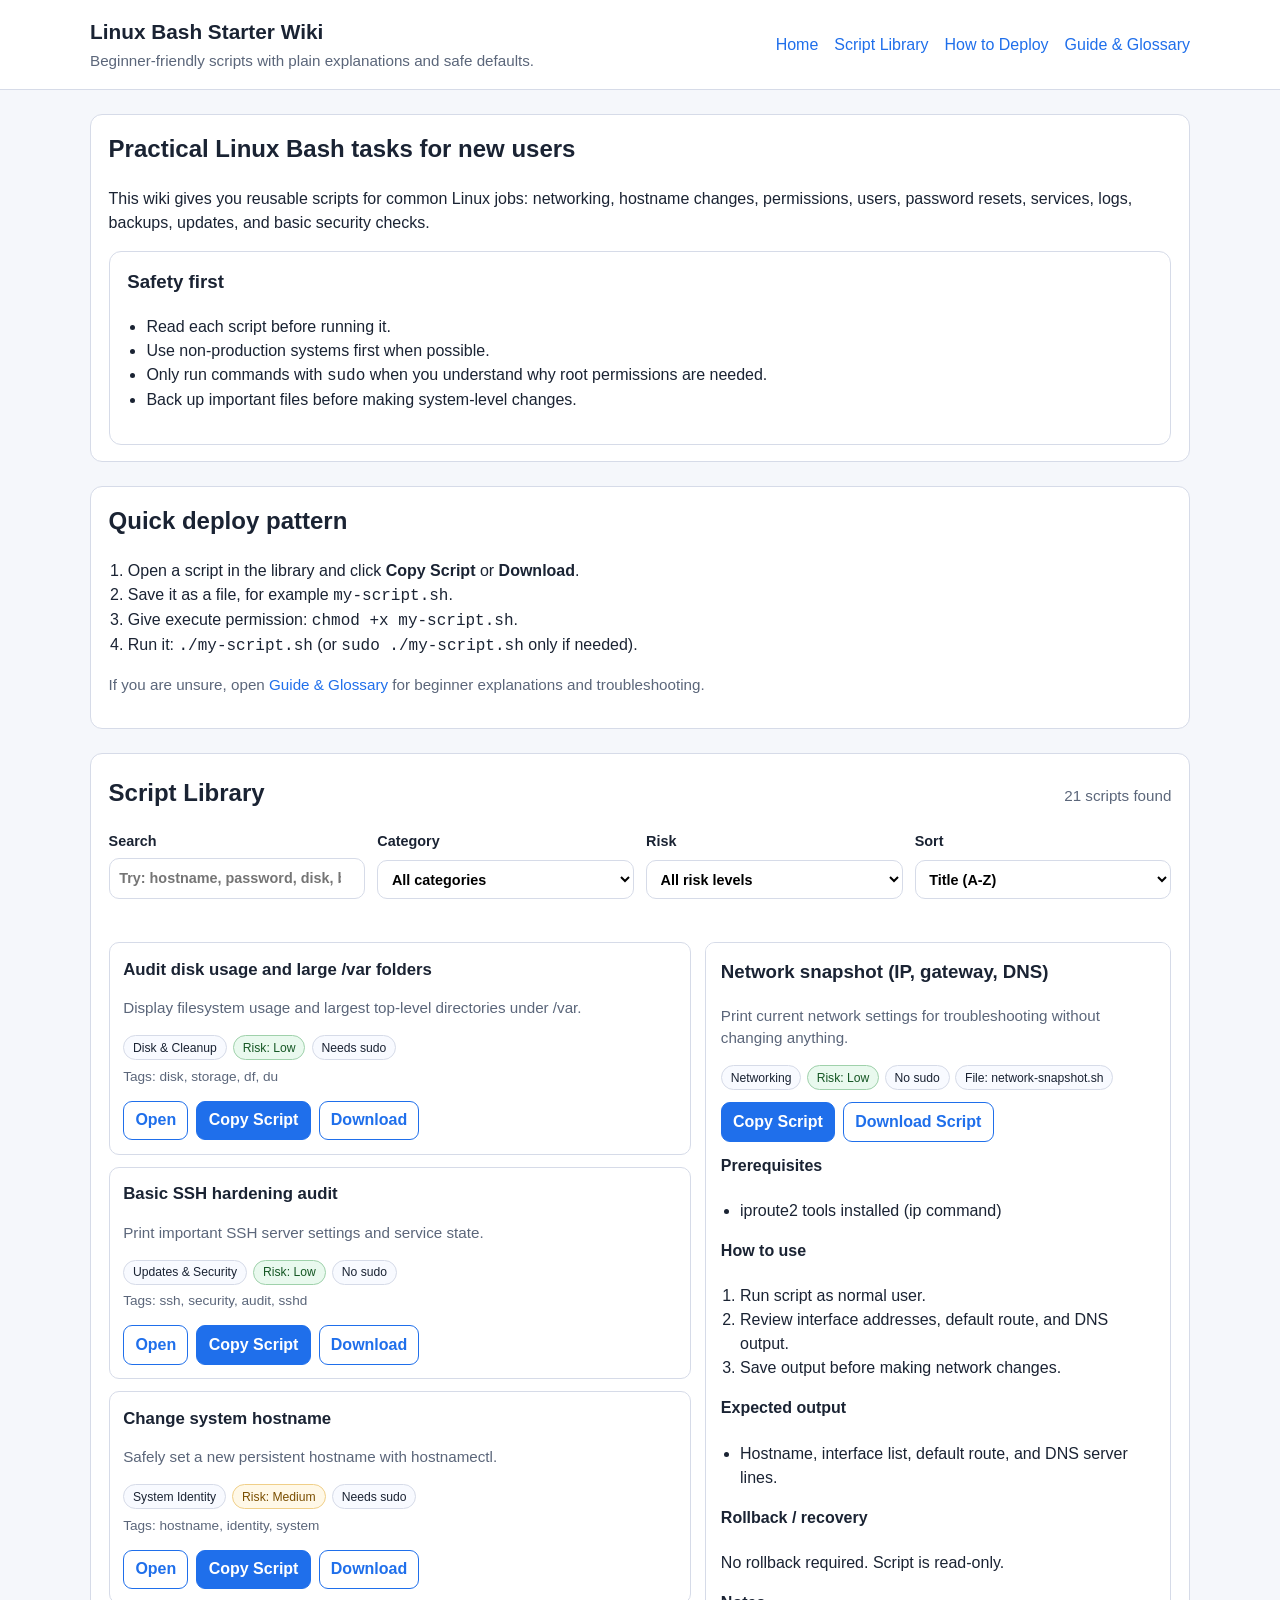
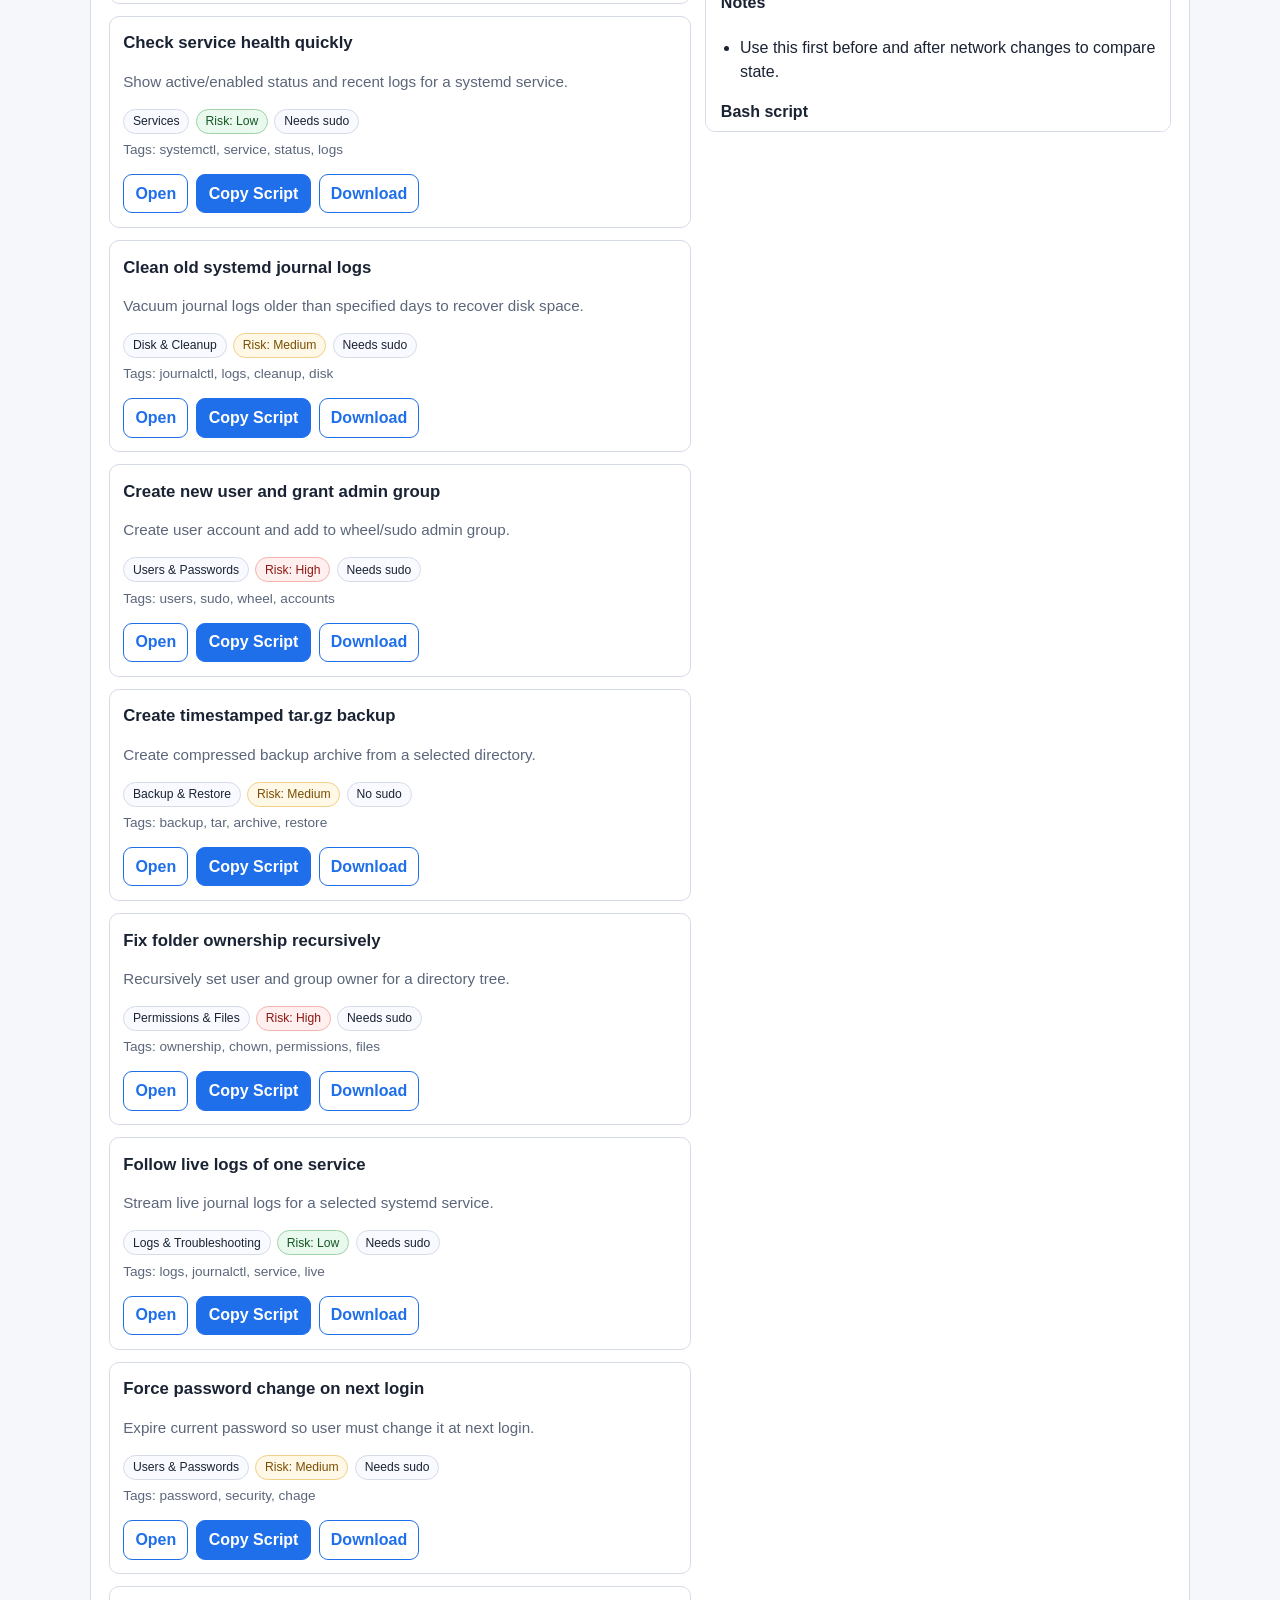
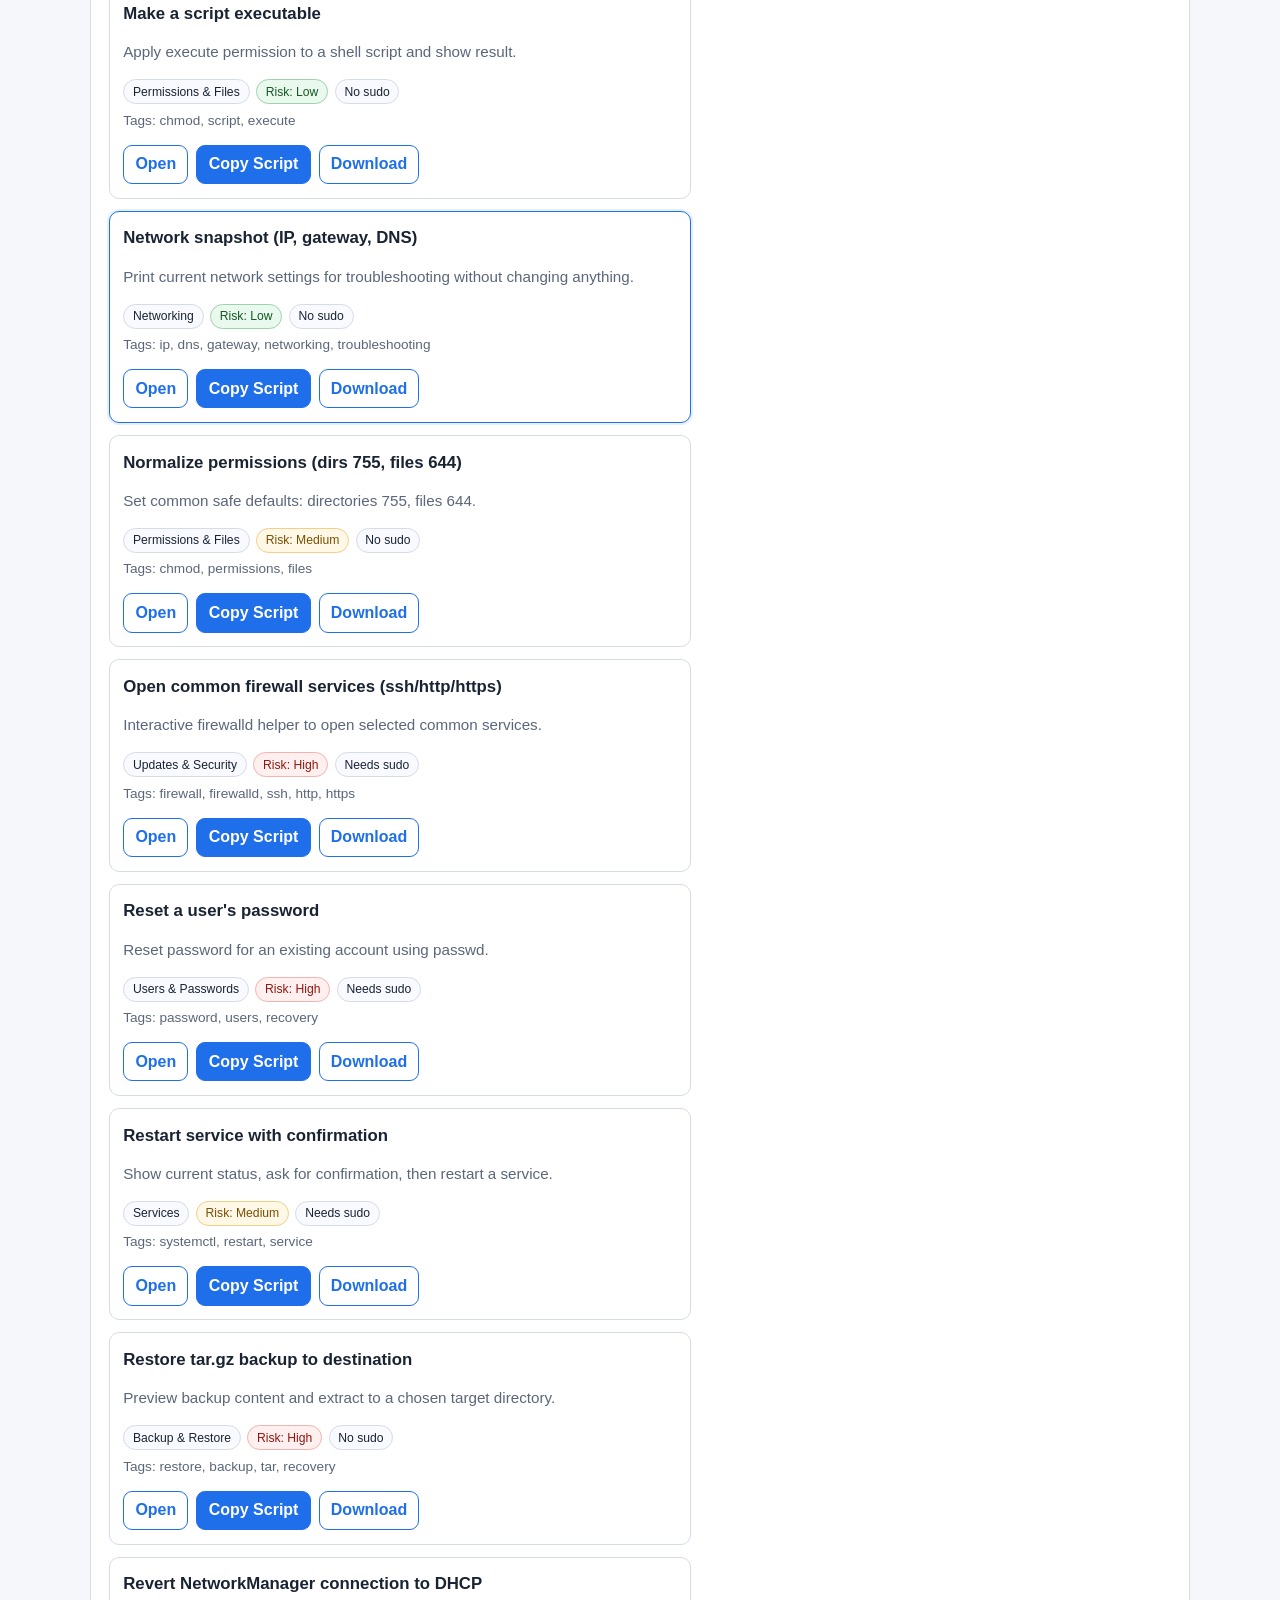
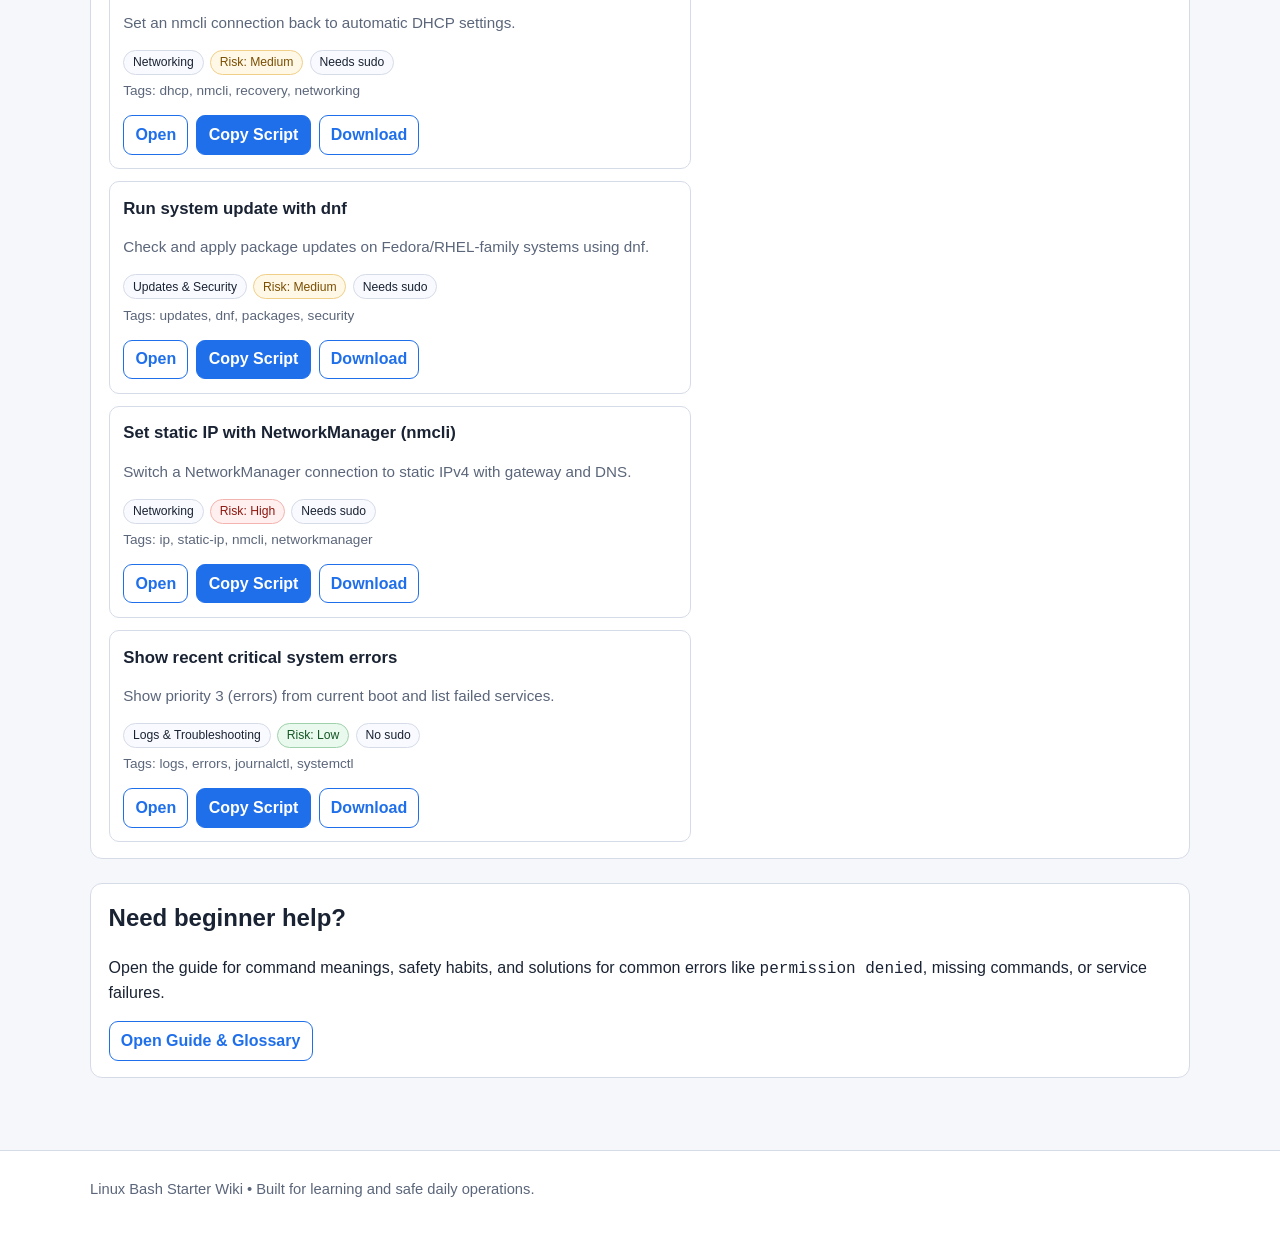
<file: index.html>
<!DOCTYPE html>
<html lang="en">
<head>
  <meta charset="UTF-8">
  <meta name="viewport" content="width=device-width, initial-scale=1.0">
  <title>Linux Bash Starter Wiki</title>
  <link rel="stylesheet" href="styles.css">
  <script defer src="app.js"></script>
</head>
<body>
  <header class="site-header">
    <div class="container header-inner">
      <div>
        <h1>Linux Bash Starter Wiki</h1>
        <p class="subtitle">Beginner-friendly scripts with plain explanations and safe defaults.</p>
      </div>
      <nav aria-label="Main navigation">
        <a href="#home">Home</a>
        <a href="#library">Script Library</a>
        <a href="#deploy">How to Deploy</a>
        <a href="guide.html">Guide & Glossary</a>
      </nav>
    </div>
  </header>

  <main class="container">
    <section class="hero" id="home">
      <h2>Practical Linux Bash tasks for new users</h2>
      <p>
        This wiki gives you reusable scripts for common Linux jobs: networking, hostname changes, permissions, users,
        password resets, services, logs, backups, updates, and basic security checks.
      </p>
      <div class="panel">
        <h3>Safety first</h3>
        <ul>
          <li>Read each script before running it.</li>
          <li>Use non-production systems first when possible.</li>
          <li>Only run commands with <code>sudo</code> when you understand why root permissions are needed.</li>
          <li>Back up important files before making system-level changes.</li>
        </ul>
      </div>
    </section>

    <section class="quick-start" id="deploy">
      <h2>Quick deploy pattern</h2>
      <ol>
        <li>Open a script in the library and click <strong>Copy Script</strong> or <strong>Download</strong>.</li>
        <li>Save it as a file, for example <code>my-script.sh</code>.</li>
        <li>Give execute permission: <code>chmod +x my-script.sh</code>.</li>
        <li>Run it: <code>./my-script.sh</code> (or <code>sudo ./my-script.sh</code> only if needed).</li>
      </ol>
      <p class="small-note">
        If you are unsure, open <a href="guide.html">Guide & Glossary</a> for beginner explanations and troubleshooting.
      </p>
    </section>

    <section class="library" id="library">
      <div class="section-header">
        <h2>Script Library</h2>
        <p id="resultsCount" class="small-note">Loading scripts…</p>
      </div>

      <div class="filters">
        <label>
          Search
          <input id="searchInput" type="search" placeholder="Try: hostname, password, disk, backup">
        </label>

        <label>
          Category
          <select id="categoryFilter">
            <option value="all">All categories</option>
          </select>
        </label>

        <label>
          Risk
          <select id="riskFilter">
            <option value="all">All risk levels</option>
            <option value="low">Low</option>
            <option value="medium">Medium</option>
            <option value="high">High</option>
          </select>
        </label>

        <label>
          Sort
          <select id="sortFilter">
            <option value="title">Title (A-Z)</option>
            <option value="risk">Risk (Low→High)</option>
            <option value="category">Category (A-Z)</option>
          </select>
        </label>
      </div>

      <p id="statusMessage" class="status-message" aria-live="polite"></p>

      <div class="library-layout">
        <div id="scriptGrid" class="script-grid" aria-live="polite"></div>
        <aside id="scriptDetail" class="script-detail">
          <h3>Select a script</h3>
          <p>
            Choose a script card to see full instructions, prerequisites, expected output, rollback notes, and
            copy/download actions.
          </p>
        </aside>
      </div>
    </section>

    <section class="help-panel">
      <h2>Need beginner help?</h2>
      <p>
        Open the guide for command meanings, safety habits, and solutions for common errors like
        <code>permission denied</code>, missing commands, or service failures.
      </p>
      <a class="button secondary" href="guide.html">Open Guide & Glossary</a>
    </section>
  </main>

  <footer class="site-footer">
    <div class="container">
      <p>Linux Bash Starter Wiki • Built for learning and safe daily operations.</p>
    </div>
  </footer>
</body>
</html>
</file>
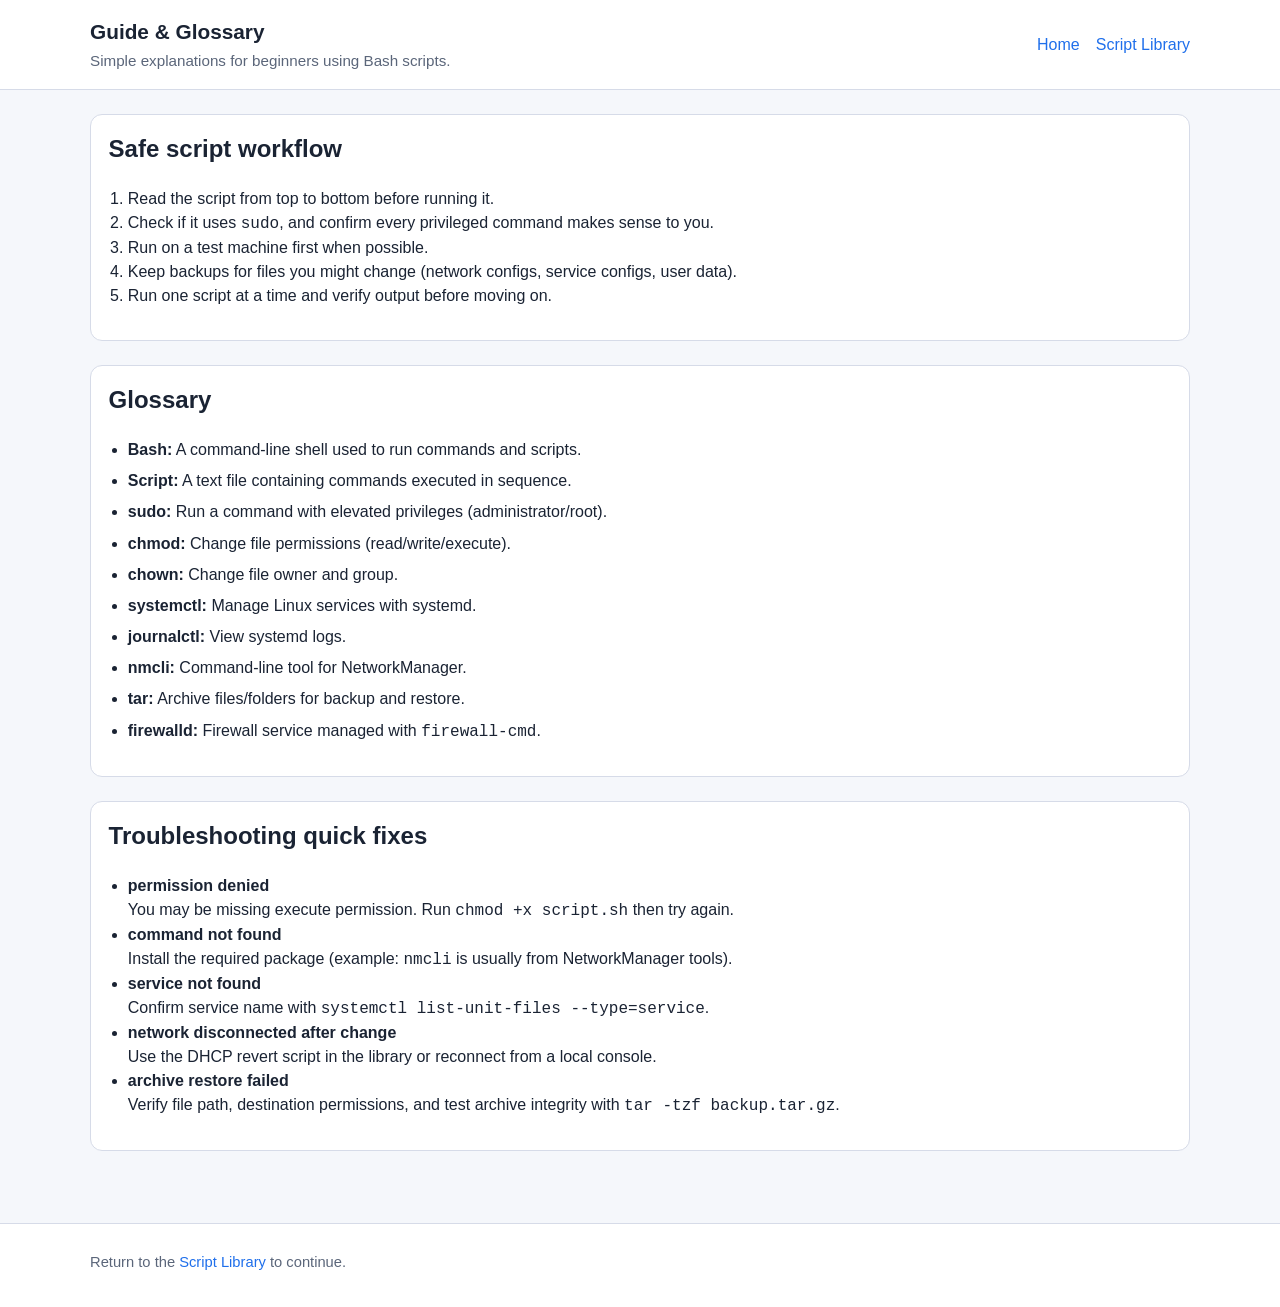
<file: guide.html>
<!DOCTYPE html>
<html lang="en">
<head>
  <meta charset="UTF-8">
  <meta name="viewport" content="width=device-width, initial-scale=1.0">
  <title>Guide & Glossary | Linux Bash Starter Wiki</title>
  <link rel="stylesheet" href="styles.css">
</head>
<body>
  <header class="site-header">
    <div class="container header-inner">
      <div>
        <h1>Guide & Glossary</h1>
        <p class="subtitle">Simple explanations for beginners using Bash scripts.</p>
      </div>
      <nav aria-label="Guide navigation">
        <a href="index.html">Home</a>
        <a href="index.html#library">Script Library</a>
      </nav>
    </div>
  </header>

  <main class="container guide-page">
    <section class="panel">
      <h2>Safe script workflow</h2>
      <ol>
        <li>Read the script from top to bottom before running it.</li>
        <li>Check if it uses <code>sudo</code>, and confirm every privileged command makes sense to you.</li>
        <li>Run on a test machine first when possible.</li>
        <li>Keep backups for files you might change (network configs, service configs, user data).</li>
        <li>Run one script at a time and verify output before moving on.</li>
      </ol>
    </section>

    <section class="panel">
      <h2>Glossary</h2>
      <ul class="glossary">
        <li><strong>Bash:</strong> A command-line shell used to run commands and scripts.</li>
        <li><strong>Script:</strong> A text file containing commands executed in sequence.</li>
        <li><strong>sudo:</strong> Run a command with elevated privileges (administrator/root).</li>
        <li><strong>chmod:</strong> Change file permissions (read/write/execute).</li>
        <li><strong>chown:</strong> Change file owner and group.</li>
        <li><strong>systemctl:</strong> Manage Linux services with systemd.</li>
        <li><strong>journalctl:</strong> View systemd logs.</li>
        <li><strong>nmcli:</strong> Command-line tool for NetworkManager.</li>
        <li><strong>tar:</strong> Archive files/folders for backup and restore.</li>
        <li><strong>firewalld:</strong> Firewall service managed with <code>firewall-cmd</code>.</li>
      </ul>
    </section>

    <section class="panel">
      <h2>Troubleshooting quick fixes</h2>
      <ul>
        <li>
          <strong>permission denied</strong><br>
          You may be missing execute permission. Run <code>chmod +x script.sh</code> then try again.
        </li>
        <li>
          <strong>command not found</strong><br>
          Install the required package (example: <code>nmcli</code> is usually from NetworkManager tools).
        </li>
        <li>
          <strong>service not found</strong><br>
          Confirm service name with <code>systemctl list-unit-files --type=service</code>.
        </li>
        <li>
          <strong>network disconnected after change</strong><br>
          Use the DHCP revert script in the library or reconnect from a local console.
        </li>
        <li>
          <strong>archive restore failed</strong><br>
          Verify file path, destination permissions, and test archive integrity with
          <code>tar -tzf backup.tar.gz</code>.
        </li>
      </ul>
    </section>
  </main>

  <footer class="site-footer">
    <div class="container">
      <p>Return to the <a href="index.html#library">Script Library</a> to continue.</p>
    </div>
  </footer>
</body>
</html>
</file>
<file: styles.css>
:root {
  color-scheme: light;
  --bg: #f5f7fb;
  --surface: #ffffff;
  --border: #d6dbe8;
  --text: #1a2333;
  --muted: #5b667a;
  --primary: #1f6feb;
  --primary-soft: #e8f0ff;
  --success: #1e7e34;
  --warning: #b26a00;
  --danger: #b42318;
  --radius: 12px;
}

* {
  box-sizing: border-box;
}

body {
  margin: 0;
  font-family: Inter, Segoe UI, Roboto, Helvetica, Arial, sans-serif;
  background: var(--bg);
  color: var(--text);
  line-height: 1.5;
}

a {
  color: var(--primary);
  text-decoration: none;
}

a:hover {
  text-decoration: underline;
}

.container {
  width: min(1100px, 92%);
  margin: 0 auto;
}

.site-header {
  background: var(--surface);
  border-bottom: 1px solid var(--border);
  position: sticky;
  top: 0;
  z-index: 20;
}

.header-inner {
  padding: 1rem 0;
  display: flex;
  justify-content: space-between;
  gap: 1rem;
  align-items: center;
}

.site-header h1 {
  margin: 0;
  font-size: 1.3rem;
}

.subtitle {
  margin: 0.2rem 0 0;
  color: var(--muted);
  font-size: 0.95rem;
}

nav {
  display: flex;
  gap: 1rem;
  flex-wrap: wrap;
}

main {
  padding: 1.5rem 0 3rem;
}

section {
  margin-bottom: 1.5rem;
}

.hero,
.quick-start,
.library,
.help-panel,
.panel {
  background: var(--surface);
  border: 1px solid var(--border);
  border-radius: var(--radius);
  padding: 1rem 1.1rem;
}

h2, h3, h4 {
  margin-top: 0;
}

.small-note {
  color: var(--muted);
  font-size: 0.95rem;
}

.section-header {
  display: flex;
  justify-content: space-between;
  gap: 0.75rem;
  align-items: baseline;
  flex-wrap: wrap;
}

.filters {
  display: grid;
  grid-template-columns: repeat(auto-fit, minmax(160px, 1fr));
  gap: 0.75rem;
}

label {
  font-weight: 600;
  font-size: 0.9rem;
  display: grid;
  gap: 0.35rem;
}

input,
select,
button,
textarea {
  font: inherit;
}

input,
select {
  border: 1px solid var(--border);
  border-radius: 10px;
  padding: 0.55rem 0.6rem;
  background: #fff;
}

.status-message {
  min-height: 1.3em;
  color: var(--success);
  margin: 0.6rem 0 0.8rem;
  font-weight: 600;
}

.status-message.error {
  color: var(--danger);
}

.library-layout {
  display: grid;
  grid-template-columns: 1.25fr 1fr;
  gap: 0.9rem;
}

.script-grid {
  display: grid;
  gap: 0.75rem;
  align-content: start;
}

.script-card {
  border: 1px solid var(--border);
  border-radius: 10px;
  padding: 0.85rem;
  background: #fff;
}

.script-card.selected {
  border-color: var(--primary);
  box-shadow: 0 0 0 2px var(--primary-soft);
}

.script-card h3 {
  margin: 0;
  font-size: 1.05rem;
}

.card-meta {
  margin-top: 0.45rem;
  display: flex;
  flex-wrap: wrap;
  gap: 0.4rem;
}

.badge {
  border-radius: 999px;
  padding: 0.15rem 0.55rem;
  font-size: 0.76rem;
  border: 1px solid var(--border);
  background: #f8faff;
}

.badge.risk-low {
  border-color: #9fd1ab;
  color: #155724;
  background: #e9f9ee;
}

.badge.risk-medium {
  border-color: #f0cf88;
  color: #7a4e00;
  background: #fff8e7;
}

.badge.risk-high {
  border-color: #f3b3ae;
  color: #8d1710;
  background: #fff0ef;
}

.tags {
  margin-top: 0.4rem;
  color: var(--muted);
  font-size: 0.85rem;
}

.card-actions {
  margin-top: 0.65rem;
  display: flex;
  flex-wrap: wrap;
  gap: 0.5rem;
}

button,
.button {
  border: 1px solid var(--primary);
  background: var(--primary);
  color: #fff;
  border-radius: 9px;
  padding: 0.42rem 0.7rem;
  cursor: pointer;
  font-weight: 600;
  display: inline-flex;
  align-items: center;
  justify-content: center;
}

button:hover,
.button:hover {
  filter: brightness(0.95);
  text-decoration: none;
}

button.secondary,
.button.secondary {
  background: #fff;
  color: var(--primary);
}

.script-detail {
  border: 1px solid var(--border);
  border-radius: 10px;
  background: #fff;
  padding: 0.9rem;
  position: sticky;
  top: 88px;
  max-height: calc(100vh - 110px);
  overflow: auto;
}

.detail-header {
  margin-bottom: 0.75rem;
}

.detail-meta {
  display: flex;
  gap: 0.35rem;
  flex-wrap: wrap;
  margin-top: 0.4rem;
}

.detail-actions {
  display: flex;
  gap: 0.5rem;
  margin: 0.75rem 0;
  flex-wrap: wrap;
}

pre {
  background: #0f1724;
  color: #d7e3ff;
  border-radius: 10px;
  padding: 0.8rem;
  overflow-x: auto;
  font-size: 0.85rem;
}

code {
  font-family: ui-monospace, SFMono-Regular, Menlo, Consolas, Monaco, "Liberation Mono", monospace;
}

ul,
ol {
  padding-left: 1.2rem;
}

.guide-page section + section {
  margin-top: 1rem;
}

.glossary li {
  margin-bottom: 0.45rem;
}

.site-footer {
  border-top: 1px solid var(--border);
  background: #fff;
  padding: 0.8rem 0 1.2rem;
  color: var(--muted);
  font-size: 0.92rem;
}

@media (max-width: 980px) {
  .library-layout {
    grid-template-columns: 1fr;
  }

  .script-detail {
    position: static;
    max-height: none;
  }
}

@media (max-width: 600px) {
  .header-inner {
    flex-direction: column;
    align-items: flex-start;
  }

  nav {
    gap: 0.7rem;
  }
}
</file>
